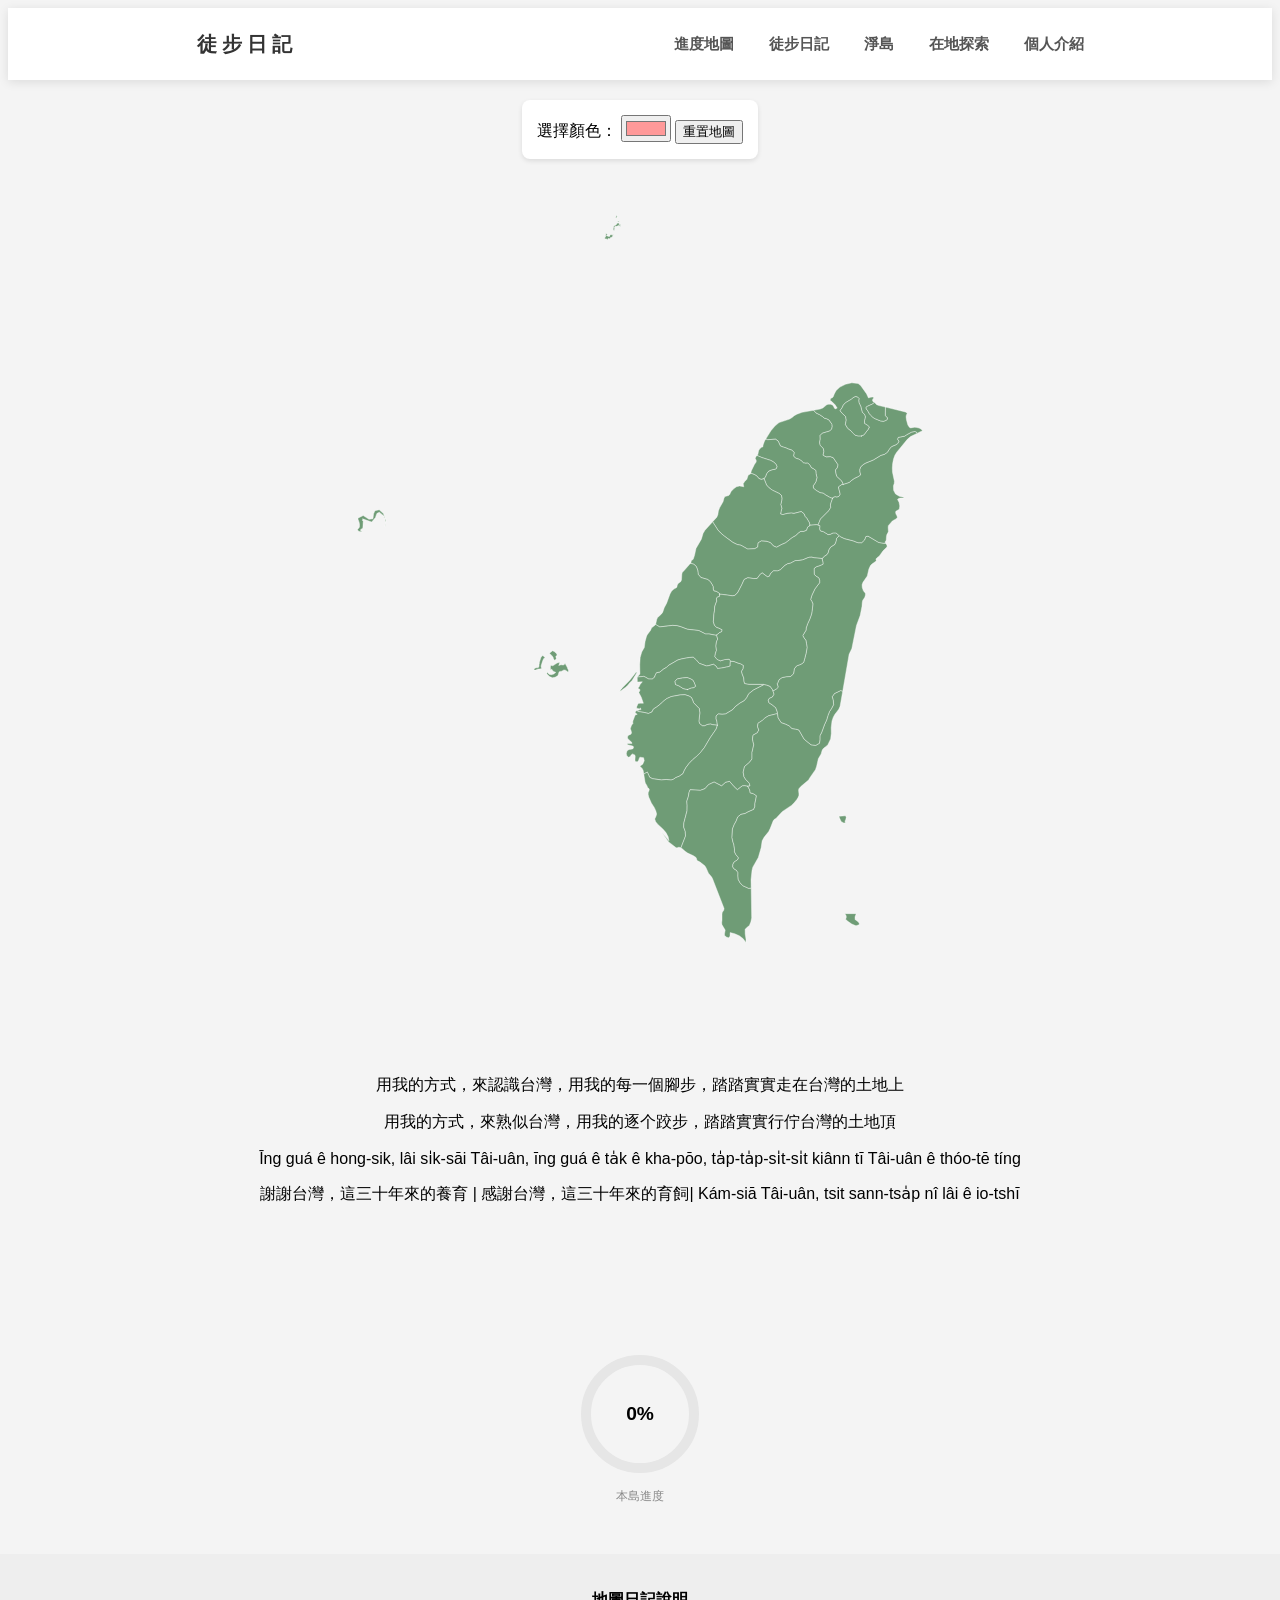
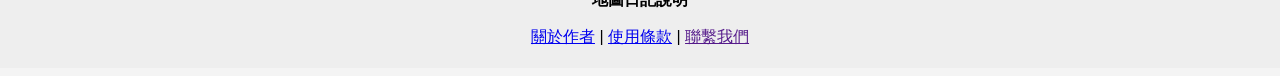
<file: index.html>
<!DOCTYPE html>
<html lang="zh-TW">
<head>
    <meta charset="UTF-8">
    <meta name="viewport" content="width=device-width, initial-scale=1.0">
    <title>我的地圖日記進度</title>
    <link rel="stylesheet" href="navbar.css">
    <style>
        body { font-family: sans-serif; display: flex; flex-direction: column; align-items: center; background-color: #f4f4f4; }
        .controls { margin: 20px; padding: 15px; background: white; border-radius: 8px; box-shadow: 0 2px 5px rgba(0,0,0,0.1); }
        svg { max-width: 100%; height: auto; cursor: pointer; }
        path { transition: fill 0.3s; }
        path:hover { opacity: 0.8; stroke-width: 2px; }
        h1 { color: #333; }
        
     
     .progress-container {
    position: relative;
    width: 120px;
    height: 120px;
    margin: 20px auto;
}


/* CSS 部分 */
.progress-container {
    position: relative;
    width: 120px;
    height: 150px; /* 留一點空間給下方文字 */
    margin: 20px auto;
    text-align: center;
}
.progress-bg { stroke: #e6e6e6; }
.progress-bar {
    stroke: #4caf50;
    stroke-linecap: round;
    transition: stroke-dashoffset 0.5s ease;
    transform: rotate(-90deg);
    transform-origin: center;
}
.progress-text {
    position: absolute;
    top: 40%; /* 稍微往上偏一點點避開下方標籤 */
    left: 50%;
    transform: translate(-50%, -50%);
    font-size: 1.2em;
    font-weight: bold;
}

</style>

</head>

<body>
<nav class="navbar">
    <div class="nav-logo">徒步日記</div>
    <ul class="nav-links">
        <li><a href="index.html">進度地圖</a></li>
        <li><a href="walking2.html">徒步日記</a></li>
        <li><a href="clean.html">淨島</a></li>
        <li><a href="map.html">在地探索</a></li> 
        <li><a href="about.html">個人介紹</a></li>
    </ul>
</nav>

    
    <div class="controls">
        <label for="colorPicker">選擇顏色：</label>
        <input type="color" id="colorPicker" value="#ff9999">
        <button onclick="clearProgress()">重置地圖</button>
    </div>

   <div  style="width: 800px;">
    <svg baseprofile="tiny" fill="#6f9c76" height="1000" stroke="#ffffff" stroke-linecap="round" stroke-linejoin="round" stroke-width=".5" version="1.2" viewbox="0 0 1000 1000" width="1000" xmlns="http://www.w3.org/2000/svg">
 <g id="features">
  <path d="M181.2 423.5l0 0.1-1.1-0.4-0.3-0.4 0.2-0.4 0.4-0.8-1.3-0.9-0.2-0.3-0.1-0.1-2.5-1.9-1.8-1.9-2.7 1-1.3 1.6 0.2 0.7-0.1 0.6-0.3 0.2-0.3-0.1-0.4 2.4-5 5.9-11.4-4.1 0.2 1-0.2 1-0.3 0.1 1.1 1.1-0.4 8.2-3.3 2.6 2.5 2.7-1.4-0.6-1.9-0.2-1.7-0.7-0.9-1.5 0.3-0.6 1.6-1.9 0.5-1 0.1-1.4 0-1.8-0.6-3.1-1.2-3-0.2-1.6 1.1-0.6 5.5-2.7 7.2 4.7 5-0.6 0.8-6.3 1.7-3.9 5.3-1.1 5.2 4.7 2 5.3z m0.2 10.5l0.3-2.1 0.3 0-0.2 1.7-0.4 0.4z m0.9-5l-1-3 0.1-0.7 0.3-0.4 0.8 2.4-0.2 1.7z" id="TWKIN" name="Kinmen">
  </path>
  <path d="M471.2 47.6l0.1 0.6-0.3 0-0.7 0.1-0.5 0.1-0.1-0.9 0.3-0.4 0.1-0.1-0.1-0.3-0.1 0-0.1-0.1 0.4-0.5 0.2-0.1 0.4-0.2 0.2-0.3 0.6 1.3-0.6 0.7 0.2 0.1z m-12.4 22.5l-0.1-0.3-0.2 0.5 0.2 0.7 0.3 0.3 0.3 0.1 0.4 0.1 0.3 0 0.5 0.1 0.3 0.2 0.1 0.5 0.2-0.3 0.6-0.1 0.4-0.3 0.3-0.2 0-0.5 0.1-0.5 0.6-0.7 0.1 0 0.2-0.1 0.6 0.1 0.5 0 0.3 0.1 0.1 0 0.5 0 0.7 0.1 0.8-0.5 0 0.3-0.3 0.3-0.2 0.4-0.3 0-0.2 0.2-0.2 0.4 0 0.5-0.1 0.3 0 0.1-0.3 0.4-0.3 0.5-0.1 0.1-0.3 0.2-0.2-0.4-0.2 0-0.7 0.1-0.2 0.3-0.4 0.6-1 1-0.2 0-0.4-0.3-0.7-0.1-0.6 0.1-0.2 1.2-0.2 0.1-0.7 0.1-0.1-0.3-0.4-0.5-0.2-0.2-0.5 0.1-0.6 0.1-0.9-0.3-0.3-1 0.3-0.6 0.4-0.3 0.4-0.4 0.3-0.7-0.7-0.5 0.4-0.5 0.4 0 0.2 0 0.1-0.5-0.5-0.8 0-0.8 0.3-0.4 0.4 0 0.3 0.4 0.3 0.1 0.1 0 0.1 0 0.5 0.3-0.3 0.9-0.1 0.2z m12.6-10.9l-0.4 0-0.6 0-1.1-0.3-0.4 0.7-0.4 0.1-0.2 0.2-0.3 0.4 0 0.7 0.2 0.7 0 0.6-0.2 0.9 0.1 0.4 0.3 0.1 0.1 0.3-0.5 0.2-0.9-0.2-0.5 0.2 0-1 0.1-1.5 0.3-1.4 0.3-0.5-0.2-0.4 0-0.6 0.1-0.2 1.1-0.1 0.5-0.6 0.5-0.2 0.6-0.3 1-0.9 0.3-1 0.5-0.3 0.6-0.1 0.4-0.3 0.6 0.1 0.1 0.5 0.3 0.4 0.1 0 0.3 0 0 0.9 0 0.9 0.7-0.7 0.2 0 0.6 0 0.1 0.1 0 0.3 0 0.9-0.7 0.2 0.1 0.5 0.3 0.2 0 0.3 0 0.7-0.5-0.7-0.2-0.7-0.5-0.7-0.7 0-0.5 0-0.3 0.2-0.4 0.3-0.5 0.1-0.4 0.6z m2.1-5.6l-0.4 0.2-0.3 0-0.7 0 0.1-0.7 0.7-0.2 0.1-0.4 0.7-0.1 0.7-0.2-0.9 1.4z" id="TWLIE" name="Matsu Islands">
  </path>
  <path d="M409.7 611.6l0.9 2.9-0.4 2.2-1.4-1.4-1.9-1.3-2-0.4-2.8 1.6-2.1 0.3-1 0.5-0.5 1.1-0.8 2.9-0.5 0.9-3.4 2-3.4 0.5-3.5-1.4-3.5-3.5 0.9-1.8 1.9 2.3 2.9 0.6 3.1-0.8 2.6-2.1-1.8-0.7-1.4-0.8-1.1-1.2-1-1.6-0.4 0.7 0 0.2-0.2 0.2-0.7 0.4-0.2-2.9 0.2-2.9 1.3 0 1.5 0.4 5.3-3.4 3.4-1.1-0.9 3.2-0.4 0.9 2.9-0.9 2.2 0.3 1.6-0.2 1.2-1.9 3.4 6.2z m-35.8-6.2l2.3-7.5 2.3-2.2 3 2.6-1.8 1.1-1.2 2.6-2 6.1-0.1 1.6 0.5 1.4-0.2 1-2.2 0.3-1.6 0.1-1.1 0.2-0.9 0.4-0.9 0.8-2.7 0 0.5-1.5 0.9-0.9 1.3-0.5 1.8-0.1 1.6-0.6 0.4-1.5 0.1-3.4z m18.1-5l-0.6-2.5-1.5-2.1-3.1-3.1 4-3 2.4 1.3 2.3 2 1 2.1-1.8 1.7 0.7 2.5-1 1.7-1.6 0.5-0.8-1.1z" id="TWPEN" name="Penghu">
  </path>
  <path d="M657.2 325.1l6.4-10.3 5-5.9 5.2-4.4 13.2-4.4 3.1-1.9 2.7-2.4 3.3-1.8 6.4-2.3 14.5-2.6 3 3.3 4.6 2.2 3.4 2.2 2.3 2.1 2.9 0.7 3.1 1.6 3.7 5.4 0.3 2.9-0.7 3-2.4 2.5-9.4 2.8-2.7 2.9 0.2 4.5-0.8 4.1 0.8 3.7 3.8 3.7 0.8 3.7-1 4.8 3.7 2.1 5.3-0.3 3.7 1.4 6 8.9-1 3.8-2.3 2.7 0.6 3.7 1 4.1 6.4 6 1.8 4-2.2 0.6-3.9 2.8 2.3 9-1.6 2.7-2.5 1-2.3-0.5-2.9 1.1-0.3 1.1-3.5-1.5-5.2-3-2.9-2.1-4-0.7-4.5-2.6-3.7-2.9-0.4-3.1 3.3-4.7 1.4-5.6-1.2-5.2-0.2-3.6-2.5-1.9-3.1-1.6-1.9-3.3-2.4-2.5-2.8 0.2-2.8-0.5-2.2-2.2-3-2.2-4.8-1.5-2.4-2.7 0.8-4.2-2.6-3-4.9-1.6-3-1.4-3.1-0.9-3.6-1.4-2.9-6.3-3.3-2.2-9.8 0.7-2.3-0.8z" id="TWTAO" name="Taoyuan">
  </path>
  <path d="M657.2 325.1l2.3 0.8 9.8-0.7 3.3 2.2 2.9 6.3 3.6 1.4 3.1 0.9 3 1.4 4.9 1.6 2.6 3-0.8 4.2 2.4 2.7 4.8 1.5 3 2.2 2.2 2.2 2.8 0.5 2.8-0.2 2.4 2.5 1.9 3.3 3.1 1.6 2.5 1.9 0.2 3.6 1.2 5.2-1.4 5.6-3.3 4.7 0.4 3.1 3.7 2.9 4.5 2.6 4 0.7 2.9 2.1 5.2 3 3.5 1.5-1.7 4.7-1 3.4 0.4 3.2-2.7 4.2-10.1 10.2-3.1 7.5-2-0.5-7.7 0.7-0.5 0.4-0.5-3.5-3.3-5.6-2.3-2.4-1-3.1-3.6-2.9-9.1 2.3-3.4-0.4-4.9 0.4-5.5 1.5-3-0.7 0.7-3.7 0.9-3.3-0.7-2.9-0.7-2.1 0.7-2.3 0.5-2.4 0.3-2.8-0.6-3.8-2.7-2.4-8.8-4.2-4.3-3.2-2.8-3.2-3.2-8 1.8-2.2 1.6-4.1 2.5-3.1 4.2-1.7 3.7-0.6 1.7-1 0.7-2.7-1.3-2.6-2.8-2.8-3.9-2-10.9-3.5-6-2.6 0.1-0.1 1.1-1.6 0.4-2.7 0.6-2.1 1.5-2.1 1.9-1.6 1.8-0.6-0.1-0.9 0.5-2.1 1.6-4.4 1.5-2.3z" id="TWHSQ" name="Hsinchu">
  </path>
  <path d="M646.3 345.6l6 2.6 10.9 3.5 3.9 2 2.8 2.8 1.3 2.6-0.7 2.7-1.7 1-3.7 0.6-4.2 1.7-2.5 3.1-1.6 4.1-1.8 2.2-0.2 0.2-3.3 0.8-3.1-1.3-2-2.7-3-1.9-5-1.9 0.8-3 4-8.2 1.6-2.1 0.5-1.2 0-1.2-0.5-1.3-0.8-1.6 1.1-2.2 1.2-1.3z" id="TWHSZ" name="Hsinchu City">
  </path>
  <path d="M655 374.5l3.2 8 2.8 3.2 4.3 3.2 8.8 4.2 2.7 2.4 0.6 3.8-0.3 2.8-0.5 2.4-0.7 2.3 0.7 2.1 0.7 2.9-0.9 3.3-0.7 3.7 3 0.7 5.5-1.5 4.9-0.4 3.4 0.4 9.1-2.3 3.6 2.9 1 3.1 2.3 2.4 3.3 5.6 0.5 3.5-2.7 1.9-1.3 4-3.5 1.5-3.9-0.1-3 2.2-3.3 3.1-4.2 2.4-8.4 6.6-4.9 2-6.4 3.5-3.9-1.6-3.6-4-4.4-1.7-7.1-0.6-4 2.4-0.6 5.3-3.7 2-8.8 0.5-8.4-4.8-4.7-0.9-5.3-2.6-10.9-8-4.5-3.9-3.4-3.6-6.6-10.3 5.2-5.8 1.3-2.9 0.7-4.8 1.5-4 4.3-7.5 1.2-4.5 1.1-2 4.8-1.4 1.4-1.5 0.8-1.9 1-1.8 3-3.2 3.4-2.4 4-1.1 5.2 1-0.7-3.9 1.9-2.7 2.7-2.7 1.3-4.2 0.6-1.3 2.6-1.3 0.3-0.9 5 1.9 3 1.9 2 2.7 3.1 1.3 3.3-0.8 0.2-0.2z" id="TWMIA" name="Miaoli">
  </path>
  <path d="M712.3 433.2l0.5-0.4 7.7-0.7 2 0.5 2.6 0.8-0.5 4 1.1 2.6 3.5 0.8 3.2 1.9 2.7 1.8 2.8-0.4 3.4-1.7 3.6 0 4.2 3.4-3.4 3.5-0.3 3-1.7 4.5-5.4 3.4-2.2 3.6-0.9 3.7-2.2 2.7-2.5 1.3-0.9 1.4-2 1.5-9.6-0.9-3.4-0.8-3.4 0.2-8 3.2-4.5 0.7-4.4 0.2-6.4 3.3-3.2 0.6-3.6 2.1-5.7 5.5-3.6 1.4-4.8-0.1-3.4 2.8-1.9 3.9-2.5 0.7-6.4-4.8-2.2 1.4-4.2 5.5-4.3 0.2-7.3-1.1-4.6 2.2-2.7 6.1-5.4 10.4-3.6 3.4-3 0.5-13-1.8-3-0.1-0.1-1-3.9-2.6-3.1-0.5-0.9-2.5 0-2.8-1.4-2.9-2.3-3.6-3.2-2.6-8.5-2.5-3.3-3.9-0.7-5.5-1.9-4.6-2.9-2.5-4.2-1.3 0.5-0.6 0.5-2.4 2.4-1.9 1.6-4.7 1.9-8.8 6.7-11.7 2.1-7.1 2.4-4 9.6-10.6 6.6 10.3 3.4 3.6 4.5 3.9 10.9 8 5.3 2.6 4.7 0.9 8.4 4.8 8.8-0.5 3.7-2 0.6-5.3 4-2.4 7.1 0.6 4.4 1.7 3.6 4 3.9 1.6 6.4-3.5 4.9-2 8.4-6.6 4.2-2.4 3.3-3.1 3-2.2 3.9 0.1 3.5-1.5 1.3-4 2.7-1.9z" id="TWTXG" name="Taichung City">
  </path>
  <path d="M563.1 480.3l4.2 1.3 2.9 2.5 1.9 4.6 0.7 5.5 3.3 3.9 8.5 2.5 3.2 2.6 2.3 3.6 1.4 2.9 0 2.8 0.9 2.5 3.1 0.5 3.9 2.6 0.1 1 0 2.6-3.1 1.1-0.9 2.1 0.4 2.9-1.4 3.3-1.2 3.9-0.1 4.1-0.8 4.7-0.7 9.7 1.5 4.5 2.6 2.4 2.8 1 4.1 2.1-0.7 2.5-2.8 1.1-1.8 1.7-1.7 1.1-0.7 0.5-8.7-1.7-4.2 0.1-8.7-4.4-14.2-1.6-8.4-3.2-4.8-1.3-5.4-0.3-15.9 1.9-5.5-3.2 0.6-1 1.1-5.1 0.9-2.1 5.1-4.9 1.5-2.1 1.9-5.6 3-5.6 4.2-11.6 1.9-3.3 2.2-2.2 1.8-1.2 1.5-0.8 1.2-1 0.4-2.2 0.9-2 3.7-2.9 0.8-2.2 0.4-7.2 0.7-2 1.9-1.9 8.2-9.5z" id="TWCHA" name="Changhua">
  </path>
  <path d="M519.2 556.7l5.5 3.2 15.9-1.9 5.4 0.3 4.8 1.3 8.4 3.2 14.2 1.6 8.7 4.4 4.2-0.1 8.7 1.7 0.7-0.5 1.4 5.2-1.5 3.4-0.7 5.2 0.7 5.5-1.3 3.7-0.7 4.2 2.8 3.4 4.2 1.8 4.9-1.5 6-0.6 1.9 2.5-0.4 0-0.3 3.6 0 2.5-2.8 0.9-8.4 1.7-4.6 0.5-1.7-2.9-3.4-2.4-6 1.7-2.7 0.4-9.1-3.3-3.6-4.2-3.8-3.4-4.9 0.3-9.1 1.7-5.2 1.4-11.8 6.8-2.7 2.7-3.2 1.7-5 4.1-3.9 0.6-1.4 2.2-1.3 3.5-2.8 2.3-4.4-0.1-6-3.3-7.6 0.8-0.1 0.1-0.7 0 3.4-3.7-0.2-11.8 0.5-8.9 2-7 3.2-5.6 0.9-7.2 1.7-6.3 0.9-2.2 4.4-5.8 0.7-2 0.6-1.1 4-3.1 0.6-1.2z" id="TWYUN" name="Yunlin">
  </path>
  <path d="M496.5 622.6l0.7 0 0.1-0.1 7.6-0.8 6 3.3 4.4 0.1 2.8-2.3 1.3-3.5 1.4-2.2 3.9-0.6 5-4.1 3.2-1.7 2.7-2.7 11.8-6.8 5.2-1.4 9.1-1.7 4.9-0.3 3.8 3.4 3.6 4.2 9.1 3.3 2.7-0.4 6-1.7 3.4 2.4 1.7 2.9 4.6-0.5 8.4-1.7 2.8-0.9 0-2.5 0.3-3.6 0.4 0 4.4 0.5 4.8 1.9 3 0.8 3.7 2.1-0.3 3.8-2.1 3.7 0.9 3.4 1.9 4.7 0.3 4.2 0.8 2.8 5.5 1 18.4 0.1 0.6 0.2-13.3 6.8-6.1 4.8-2.5 4.9-3.1 3.7-5.5 3.1-5.8 4.4-3.2 3.8-8.9 5.3-4.2 0.4-4.9-0.5-2.6 2.6-0.1 3.5 1 3.3 0.7 4.8-6-0.7-2.7-0.8-3.6 0.5-3.8 1.7-2.7 0-3.3-2.5-1.1-3.3 1.2-10.3-0.7-5.4-7.1-7.3-1.3-3.6-1.5-3.1-2.9-1.7-5.1-1.7-6.1 0.3-11 2.1-5.6 2.5-4.4 3.3-3.4 3.4-4.8 3.7-4.1 2.6-1.8 3.6-4.5 2-5.3-1.3-6.3-1-3.8-1.4 2.8-0.2 2.3-1 1 0.3-0.6-2.3-1.6 1.2-1.3-0.4-1.8-0.1 0-2.3 1.8-4.1 2.6-0.2 3.9 0-2.6-7.5-3.1-5.8 1.4-2.6 0-1.4-2.2-1.1 0.3-1.2 1.3-1.5 0.6-1.9 3-3.8-6.2 0.4-0.2-6.3z m62.7 15.5l4.9-2 3.2-0.4 2.2-1.6-1.9-4.9-1.7-2.9-3-1.6-4-1.5-5.7 0.5-6.7 1.2-2.7 2.9 0.6 4.1 4.4 1.7 5.1 3.3 5.3 1.2z m-82.1-1.3l10.1-10.2 7.6-9.7 1.8-0.5-6.5 10.5-3.2 3.2-2.1 2.6-2.7 2.7-2.2 1.5-3.2 2.6-2.2 1.2 2.6-3.9z" id="TWCYQ" name="Chiayi">
  </path>
  <path d="M495.1 664.4l3.8 1.4 6.3 1 5.3 1.3 4.5-2 1.8-3.6 4.1-2.6 4.8-3.7 3.4-3.4 4.4-3.3 5.6-2.5 11-2.1 6.1-0.3 5.1 1.7 2.9 1.7 1.5 3.1 1.3 3.6 7.1 7.3 0.7 5.4-1.2 10.3 1.1 3.3 3.3 2.5 2.7 0 3.8-1.7 3.6-0.5 2.7 0.8 6 0.7-1.6 4.8-7.5 10.9-7.2 12.2-4.7 6-5.4 5.3-4.6 3.9-4.5 4.6-3.8 5.1-2.1 3.7-1.7 4-4.6 3.2-4.6 1.9-2.6 1.8-3 1.1-6.1-0.7-5.9 0.6-11.3-1.6-3.5-1.8-2.8-6.2-0.1-0.3-4.5 2.6-0.7-4.5-1.3-2.6-2.8-2.8 3.5-2.5 1.9-4.3-0.8-3.8-4.6-0.7-0.8 1.4-0.8 2.4-1.3 1.9-2.4-0.1-0.9-1.6 0.3-5-0.5-1.8-3-1.3-1.6 1.5-1.4 2.1-1.9 0.5-2.1-1.8-0.6-2.5 0.5-2.4 0.9-1.7 2.1-1.1 2.7-0.4 2.2-0.7 0.7-2.2-1-1.1-6.7-1.7 0-1.4 5.6 0-0.5-1.9-3.1-2.7-2-2.3 0.5-2.9 1.8-1 1.9-0.7 1-1.8-0.6-2.8-1-2.3 0.7-2.2 1-2.6 1.6-1.9-0.3-1.7 0.3-1.6 2.4-6.5 1.2-1.2 1.8-0.5-2.7-1.8 1.2-2.9z" id="TWTNN" name="Tainan City">
  </path>
  <path d="M596.8 682.8l-0.7-4.8-1-3.3 0.1-3.5 2.6-2.6 4.9 0.5 4.2-0.4 8.9-5.3 3.2-3.8 5.8-4.4 5.5-3.1 3.1-3.7 2.5-4.9 6.1-4.8 13.3-6.8 3.2 0.7 4.2 1.6 3 4.2 0.5 1.5 1.4 4.2-2.2 3.5-4 1.8-1 2.3 0.7 2.9 4 2.6 4.6 3.7 2 5.5 0.2 1.8-11.2 2.8-4.7 2.9-2.9 2.8-5.6 3.7-0.6 4.1 1.6 4.3-1.9 3.5-5.3 2.9-0.7 5 1.6 7.1-2.2 9.5 0 8.1-3.1 4.2-6.2 5.3-1.7 7 1 5.9 2.2 3.3 4.4 4.6 0.9 3.5-2.8 0.4-3.8-0.7-3.1 0.2-6.1 4.8-4.3-4-5.4-6.4-5.2 1.3-4.8 4.3-9.4-4.8-6.8 3.2-4.6 5.1-5.7 2.1-12.9-0.8-1.3 3.5-0.9 5.2-1.9 5.7 0.4 5-0.1 6.9-4 15.3-0.2 5.1 2 5.4 0.3 5.9-5.8 14.8-1.9-0.8-1.1 0-1.4 0.5-1.5 0.1-9.4-7.4-8.8-12.4 9.2 11.1-1-5.2-1.6-2.9-1.2-2.3-3.8-4.4-6.5-6-2.5-3.1-1.2-3.4 1.6-3.3 0.8-3-1.1-4.1-1.9-4.1-3.6-5.5-3.3-7.4-0.7-3.3 0-2.1 1.1-2.6 0.3-1.7-0.4-0.9-1-0.7-0.9-0.9-0.4-1.7-2.1-3.5-0.5-1.4-1.6-9.9 4.5-2.6 0.1 0.3 2.8 6.2 3.5 1.8 11.3 1.6 5.9-0.6 6.1 0.7 3-1.1 2.6-1.8 4.6-1.9 4.6-3.2 1.7-4 2.1-3.7 3.8-5.1 4.5-4.6 4.6-3.9 5.4-5.3 4.7-6 7.2-12.2 7.5-10.9 1.6-4.8z" id="TWKHH" name="Kaohsiung City">
  </path>
  <path d="M551.1 836.2l5.8-14.8-0.3-5.9-2-5.4 0.2-5.1 4-15.3 0.1-6.9-0.4-5 1.9-5.7 0.9-5.2 1.3-3.5 12.9 0.8 5.7-2.1 4.6-5.1 6.8-3.2 9.4 4.8 4.8-4.3 5.2-1.3 5.4 6.4 4.3 4 6.1-4.8 3.1-0.2 3.8 0.7 2.5 4.7 0.5 3.5 3.9 1 4 2.6-2 9.9-0.1 3.8-1.5 3.5-7 3-3.5 2-5.5 1.2-3.9 3.2-1.7 4.7-2.6 4.8-2.2 5.4-0.6 10.6 0.9 4.7 1.4 4.4 0.8 5.1 0 3.8 1.9 3.7 3.3 4-1.8 2.7-3.8 2.3-1.5 2.8-0.4 3.3 2 2.8 2.4 1.2 2.3 3.2-0.1 4.1 0.4 4.4 2.3 4.3 3.3 3.5 7.4 3.4 3.2-0.3 0.6 37.2-1.1 5.3-1.8 4.3-2.4 1.8-2.9 2.7 0.1 6 1 6.6-0.2 4.2-3.3-4.9-4.9-3.7-5.7-2.5-5.7-1.4-0.2 4.7-1.7 1.7-2.4-0.6-2.7-2.2-0.1-1.7 0.9-5-4-6.7-0.3-1.8 0-1.4 0.3-2.4 0-7.7 0.4-2.3 1.8-2.5 0.4-2.2-14.4-37.2-1.1-2.1-4-4.9-3.2-7.1-1.4-2.1-5.9-4.6-2.3-1.3-0.8-0.3-0.8-0.6-0.7-2.6-0.5-1-3.1-2.1-7.3-3.4-3.2-2.3-3.5-3-1.6-1-0.2-0.1z" id="TWPIF" name="Pingtung">
  </path>
  <path d="M634.7 759.1l2.8-0.4-0.9-3.5-4.4-4.6-2.2-3.3-1-5.9 1.7-7 6.2-5.3 3.1-4.2 0-8.1 2.2-9.5-1.6-7.1 0.7-5 5.3-2.9 1.9-3.5-1.6-4.3 0.6-4.1 5.6-3.7 2.9-2.8 4.7-2.9 11.2-2.8 0.8 5.3 3.7 5.9 5.6 2 4.4 2.1 3.6 3.4 4.5 0.7 4.1 1.1 6.6 11.5 8.5 7 5.9 0.8 4.7-2.7 0.6-4.4 0-4.9 2.2-4.3 3.5-9.6 2.6-5.5 1.8-6.1 1.9-4.8 2.5-3.7 2.6-5-0.4-4.9-1.3-5 2.8-3.9 7.8-3.8 2.5 0.8-3.3 19-1.6 3.5-5.1 6.8-1.9 3.5-1.5 4.4-1 8.3 0.1 7.3-0.8 6.9-3.5 7.2-1.5 1.6-3.4 2.5-1.5 1.6-0.8 1.6-1.2 4.2-3.5 6.1-2.1 9.4-1.5 4.2-7.4 10.7-0.9 2-10 8.4-2.4 2.8-0.4 1.9 0.5 4.5-0.1 2-0.9 2.3-1.6 2.6-3.4 4.3-3.4 3.2-11.6 7.8-7.8 8.5-1.9 1-1.5 2-3.8 9.7-1.8 3.6-5.8 7.3-2.4 4.3-1.3 8.8-3.5 12.1-6.9 12.1-1 4.1-1.2 11.6 0.2 10.5-3.2 0.3-7.4-3.4-3.3-3.5-2.3-4.3-0.4-4.4 0.1-4.1-2.3-3.2-2.4-1.2-2-2.8 0.4-3.3 1.5-2.8 3.8-2.3 1.8-2.7-3.3-4-1.9-3.7 0-3.8-0.8-5.1-1.4-4.4-0.9-4.7 0.6-10.6 2.2-5.4 2.6-4.8 1.7-4.7 3.9-3.2 5.5-1.2 3.5-2 7-3 1.5-3.5 0.1-3.8 2-9.9-4-2.6-3.9-1-0.5-3.5-2.5-4.7z m134.6 166.8l3.3 2.6 1.5 1.7-0.2 2-3.9 1.3-5.3-2.2-4.9-3.4-2.8-2.7 0.8-1.9 0-1.9-0.7-1.6-1.3-1.5 14.1 0 0 1.2-0.4 0.8-0.6 1.7-0.2 2.1 0.6 1.8z m-19.5-125.9l-1-3 0.4-0.4 7.3-0.6 0.8 0.5 0.5 1.4-0.6 2.8-0.6 1.2-0.3 1.2 0.3 1.1-0.1 0.8-0.5-0.1-1.3 0-0.6-0.2-0.3-0.4-1.9-0.7-2.1-3.6z" id="TWTTT" name="Taitung">
  </path>
  <path d="M727.6 474.4l2-1.5 0.9-1.4 2.5-1.3 2.2-2.7 0.9-3.7 2.2-3.6 5.4-3.4 1.7-4.5 0.3-3 3.4-3.5 1.8 1.5 4.7 2.2 10.8 2.8 6 2.3 4.7 0 3.5-3.3 1.7-4.3 2.7-0.6 13.4 7.9 8 1.3 0.8 0 0.5 0.5 0.6 1.1 0.5 1.1 0.2 0.7-1 1.7-4.2 4.1-4.6 6.3-3.3 2.7-1 1.4 0.5 1.5-0.6 1.1-4.9 3.6-1.8 1.8-2 4.3-2 8.8-5.4 7.8-1.1 3.2 0.2 3.4 1.3 3.8 1.1 1.6 0.9 0.7 0.6 1 0.1 2.3-0.8 2.7-2.7 4.1-0.5 2.5-0.3 4.6-2.3 11.7-4.6 12.4-5.8 28.8-3.4 7.1-8 46.2-2.5-0.8-7.8 3.8-2.8 3.9 1.3 5 0.4 4.9-2.6 5-2.5 3.7-1.9 4.8-1.8 6.1-2.6 5.5-3.5 9.6-2.2 4.3 0 4.9-0.6 4.4-4.7 2.7-5.9-0.8-8.5-7-6.6-11.5-4.1-1.1-4.5-0.7-3.6-3.4-4.4-2.1-5.6-2-3.7-5.9-0.8-5.3-0.2-1.8-2-5.5-4.6-3.7-4-2.6-0.7-2.9 1-2.3 4-1.8 2.2-3.5-1.4-4.2 4.3-2.5 2.2-2.1-1.2-4.4 1.1-1.9 1.1-3 3.7-2.7 5.4-1.2 5.3-0.2 3.8-3.4 1-6.2 2.8-3.7 5.5-2 3.3-2.3 1.1-3.6 2.3-9.1 0.9-6-0.7-5.2-0.8-3.9-2.3-2.9-1.5-2.9 4.1-6.8 0.1-2.7 1.8-5.1 2.8-6.1 2.2-6.3 1.1-7.2 0.5-5.4-1.3-3.2-1.5-2.4 1.7-5.5 3.7-7.7 5.8-7.6 0.1-2.7-1-3.3-3.8-2.4-2-2.2-0.2-7.2 2.7-2.1 4.7-1.6 3.8-1.7-0.2-2.6-1-4.5z" id="TWHUA" name="Hualien">
  </path>
  <path d="M740.7 399.4l0.3-1.1 2.9-1.1 2.3 0.5 2.5-1 1.6-2.7-2.3-9 3.9-2.8 2.2-0.6 4.2-1.2 3.5-1.3 2.7-2.4 3.6-2.5 4.8-2.3 2.8-2-0.3-1.4-0.7-2.3-0.1-3 1.4-3.6 3.4-2.9 2.7-1.6 9.4-3.8 9.7-5.9 4.5-1.3 3.6-2.6 2.3-3.7 2.3-2.9 2.7-1.4 2.5-0.9 3.3-2.1 1.2-2.8-1.8-2.5 1-2.2 8.1-1.6 2.6-1.8 6-3.2 4.3-0.9 2.4 1.4 0.6 0.8-8.6 4.3-4 3.4-13.5 16.4-2.1 3.5-1.7 4.8-1.1 5.6-0.4 5.5 0.2 5.3 2.4 11.2-0.2 2.9-1 2.8 0.2 5.8 2.4 4.5 4.7 2.9 5.5 1.1 0 1.2-2.3-0.2-2.2 0.2-1.9 0.6-1.3 1 1.9 3.6 0.9 4.7-0.6 4.1-4.3 2.4-0.3 1.8 0.6 2.1 1.2 2 0.4 2-1.8 1.7-4.5 2.6-5 5.8-0.2 2.3 0.3 5-0.8 2-1 1.6-0.6 2.3-0.3 4.6-0.4 1.2-0.7 0.9-0.4 1 0.7 1.2 0.2 0.2-0.8 0-8-1.3-13.4-7.9-2.7 0.6-1.7 4.3-3.5 3.3-4.7 0-6-2.3-10.8-2.8-4.7-2.2-1.8-1.5-4.2-3.4-3.6 0-3.4 1.7-2.8 0.4-2.7-1.8-3.2-1.9-3.5-0.8-1.1-2.6 0.5-4-2.6-0.8 3.1-7.5 10.1-10.2 2.7-4.2-0.4-3.2 1-3.4 1.7-4.7z" id="TWILA" name="Yilan">
  </path>
  <path d="M754.1 381.6l-1.8-4-6.4-6-1-4.1-0.6-3.7 2.3-2.7 1-3.8-6-8.9-3.7-1.4-5.3 0.3-3.7-2.1 1-4.8-0.8-3.7-3.8-3.7-0.8-3.7 0.8-4.1-0.2-4.5 2.7-2.9 9.4-2.8 2.4-2.5 0.7-3-0.3-2.9-3.7-5.4-3.1-1.6-2.9-0.7-2.3-2.1-3.4-2.2-4.6-2.2-3-3.3 8.1-1.5 3.4-1.3 4.5-3.7 1.3-0.7 1.6-0.3 2.2 0 2.6 0.8 1.3 1.9 0.9 2 1.1 1.1 2.5-1-2.6-4.1-4.2-4.2-2.2-1.4 0.7-1.9 1.3-1.1 1.3-0.7 0.6-0.6 1.5-3.8 2.3-4.2 4.7-4.3 7-3.5 7.9-1.8 7.8 0.9 3.2 2.5 7.3 10.1 2.5 5.4 0.9-0.3 1.9-0.6 2.3-0.2 1.5 0.4-0.1 0.7-0.7 0.9-0.7 1.3 0 1.5 0.8 0.9 1.6 1.2-3.1 2.1-5.2 2.3-2.3 1.5 0.4 2.1 2.1 2.7 1.2 2.5 2.1 2.5 2.6 2.5 2.2 1.6 7.6 3.1 3.7 0.5 2.9-1.1 1.8-1.3 0.3-1.8-2.7-2.8-0.1-2.2 0.2-8.6 24.9 6.1 2.4 1.5-1.2 2.6-0.3 2.1 0.5 3.8 1.7 6.2 1.9 3 1.6 0.7 5-0.8 2.6 0.3 3 0.8 2.7 1.3 1.5 1.9-6.3 3.1-0.6-0.8-2.4-1.4-4.3 0.9-6 3.2-2.6 1.8-8.1 1.6-1 2.2 1.8 2.5-1.2 2.8-3.3 2.1-2.5 0.9-2.7 1.4-2.3 2.9-2.3 3.7-3.6 2.6-4.5 1.3-9.7 5.9-9.4 3.8-2.7 1.6-3.4 2.9-1.4 3.6 0.1 3 0.7 2.3 0.3 1.4-2.8 2-4.8 2.3-3.6 2.5-2.7 2.4-3.5 1.3-4.2 1.2z m22.7-60.5l3-1.2 5.5-7 1.4-3-2.7-2.3-3.3-1.9-0.1-3.6 1.1-4.8-1.1-3.2-2.8-2.5-1.8-7.2-1.2-2.6-1.1-2.4-0.3-2.4 0.4-2.6-1.5-1.6-2.8-0.9-2.9 1.4-2.1 1.8-7.8 4.7-2.6 2.9-1.5 3.3-1.3 1.7-1.2 2.1 2.7 3.1 4.2 4 0.8 4.5-1.1 5.3 2.9 4.9 4.1 3.2 2.8 3.2 2.6 2.3 3.5 0.8 4.2 0z" id="TWNWT" name="New Taipei City">
  </path>
  <path d="M806.8 285.1l-0.2 8.6 0.1 2.2 2.7 2.8-0.3 1.8-1.8 1.3-2.9 1.1-3.7-0.5-7.6-3.1-2.2-1.6-2.6-2.5-2.1-2.5-1.2-2.5-2.1-2.7-0.4-2.1 2.3-1.5 5.2-2.3 3.1-2.1 1.1 0.7 0.5 0.8 1.2 1.1 2.8 1.1 8.1 1.9z" id="TWKEE" name="Keelung City">
  </path>
  <path d="M599.5 519.1l3 0.1 13 1.8 3-0.5 3.6-3.4 5.4-10.4 2.7-6.1 4.6-2.2 7.3 1.1 4.3-0.2 4.2-5.5 2.2-1.4 6.4 4.8 2.5-0.7 1.9-3.9 3.4-2.8 4.8 0.1 3.6-1.4 5.7-5.5 3.6-2.1 3.2-0.6 6.4-3.3 4.4-0.2 4.5-0.7 8-3.2 3.4-0.2 3.4 0.8 9.6 0.9 1 4.5 0.2 2.6-3.8 1.7-4.7 1.6-2.7 2.1 0.2 7.2 2 2.2 3.8 2.4 1 3.3-0.1 2.7-5.8 7.6-3.7 7.7-1.7 5.5 1.5 2.4 1.3 3.2-0.5 5.4-1.1 7.2-2.2 6.3-2.8 6.1-1.8 5.1-0.1 2.7-4.1 6.8 1.5 2.9 2.3 2.9 0.8 3.9 0.7 5.2-0.9 6-2.3 9.1-1.1 3.6-3.3 2.3-5.5 2-2.8 3.7-1 6.2-3.8 3.4-5.3 0.2-5.4 1.2-3.7 2.7-1.1 3-1.1 1.9 1.2 4.4-2.2 2.1-4.3 2.5-0.5-1.5-3-4.2-4.2-1.6-3.2-0.7-0.6-0.2-18.4-0.1-5.5-1-0.8-2.8-0.3-4.2-1.9-4.7-0.9-3.4 2.1-3.7 0.3-3.8-3.7-2.1-3-0.8-4.8-1.9-4.4-0.5-1.9-2.5-6 0.6-4.9 1.5-4.2-1.8-2.8-3.4 0.7-4.2 1.3-3.7-0.7-5.5 0.7-5.2 1.5-3.4-1.4-5.2 1.7-1.1 1.8-1.7 2.8-1.1 0.7-2.5-4.1-2.1-2.8-1-2.6-2.4-1.5-4.5 0.7-9.7 0.8-4.7 0.1-4.1 1.2-3.9 1.4-3.3-0.4-2.9 0.9-2.1 3.1-1.1 0-2.6z" id="TWNAN" name="Nantou">
  </path>
  <path d="M776.8 321.1l-4.2 0-3.5-0.8-2.6-2.3-2.8-3.2-4.1-3.2-2.9-4.9 1.1-5.3-0.8-4.5-4.2-4-2.7-3.1 1.2-2.1 1.3-1.7 1.5-3.3 2.6-2.9 7.8-4.7 2.1-1.8 2.9-1.4 2.8 0.9 1.5 1.6-0.4 2.6 0.3 2.4 1.1 2.4 1.2 2.6 1.8 7.2 2.8 2.5 1.1 3.2-1.1 4.8 0.1 3.6 3.3 1.9 2.7 2.3-1.4 3-5.5 7-3 1.2z" id="TWTPE" name="Taipei City">
  </path>
  <path d="M559.2 638.1l-5.3-1.2-5.1-3.3-4.4-1.7-0.6-4.1 2.7-2.9 6.7-1.2 5.7-0.5 4 1.5 3 1.6 1.7 2.9 1.9 4.9-2.2 1.6-3.2 0.4-4.9 2z" id="TWCYI" name="Chiayi City">
  </path>
 </g>
 <g id="points">
  <circle class="22.123479637643072|118.46584311825282" cx="182.2" cy="909.8" id="0">
  </circle>
  <circle class="23.874448427495835|120.32875816495206" cx="535.3" cy="549.3" id="1">
  </circle>
  <circle class="26.06315941481179|121.81909020231146" cx="817.8" cy="91.7" id="2">
  </circle>
 </g>
 <g id="label_points">
  <circle class="Kinmen" cx="153.8" cy="422.9" id="TWKIN">
  </circle>
  <circle class="Matsu Islands" cx="472.2" cy="56.8" id="TWLIE">
  </circle>
  <circle class="Penghu" cx="396" cy="612.1" id="TWPEN">
  </circle>
  <circle class="Taoyuan" cx="703.6" cy="320.4" id="TWTAO">
  </circle>
  <circle class="Hsinchu" cx="693.7" cy="378.3" id="TWHSQ">
  </circle>
  <circle class="Hsinchu City" cx="652.4" cy="360.1" id="TWHSZ">
  </circle>
  <circle class="Miaoli" cx="640.8" cy="418.8" id="TWMIA">
  </circle>
  <circle class="Taichung City" cx="604.9" cy="482.7" id="TWTXG">
  </circle>
  <circle class="Changhua" cx="565" cy="532.6" id="TWCHA">
  </circle>
  <circle class="Yunlin" cx="542.6" cy="581.1" id="TWYUN">
  </circle>
  <circle class="Chiayi" cx="598.2" cy="640.2" id="TWCYQ">
  </circle>
  <circle class="Tainan City" cx="536.2" cy="699.7" id="TWTNN">
  </circle>
  <circle class="Kaohsiung City" cx="605.1" cy="724.8" id="TWKHH">
  </circle>
  <circle class="Pingtung" cx="585.7" cy="821.9" id="TWPIF">
  </circle>
  <circle class="Taitung" cx="675.1" cy="732.1" id="TWTTT">
  </circle>
  <circle class="Hualien" cx="739" cy="565" id="TWHUA">
  </circle>
  <circle class="Yilan" cx="783.8" cy="406.8" id="TWILA">
  </circle>
  <circle class="New Taipei City" cx="763.3" cy="342.8" id="TWNWT">
  </circle>
  <circle class="Keelung City" cx="796.7" cy="291.6" id="TWKEE">
  </circle>
  <circle class="Nantou" cx="658.6" cy="552" id="TWNAN">
  </circle>
  <circle class="Taipei City" cx="768.5" cy="297.9" id="TWTPE">
  </circle>
  <circle class="Chiayi City" cx="556.7" cy="630.5" id="TWCYI">
  </circle>
 </g>
</svg>
</div>

<div style="margin-top: 2cm;margin-bottom: 3cm; text-align: center;">
<p>用我的方式，來認識台灣，用我的每一個腳步，踏踏實實走在台灣的土地上</p>
<p>用我的方式，來熟似台灣，用我的逐个跤步，踏踏實實行佇台灣的土地頂</p>
<p>Īng guá ê hong-sik, lâi si̍k-sāi Tâi-uân, īng guá ê ta̍k ê kha-pōo, ta̍p-ta̍p-si̍t-si̍t kiânn tī Tâi-uân ê thóo-tē tíng</p>
<p>謝謝台灣，這三十年來的養育 | 感謝台灣，這三十年來的育飼| Kám-siā Tâi-uân, tsit sann-tsa̍p nî lâi ê io-tshī</p>

</div>

<div class="progress-container">
    <svg width="120" height="120" viewBox="0 0 120 120">
        <circle class="progress-bg" cx="60" cy="60" r="54" stroke-width="10" fill="transparent" />
        <circle class="progress-bar" cx="60" cy="60" r="54" stroke-width="10" fill="transparent" />
    </svg>
    <div class="progress-text">0%</div>
    <div style="font-size: 12px; color: #888; margin-top: 10px;">本島進度</div>
</div>


<footer style="text-align: center; padding: 20px; background-color: #eee; margin-top: 30px; width: 100%;">
    <div class="footer-content">
        <p><b>地圖日記說明</b></p>
        
        <div class="links">
            <a href="#">關於作者</a> | 
            <a href="#">使用條款</a> | 
            <a href="">聯繫我們</a>
        </div>
    </div>
</footer>

<script>
    // 1. 初始化基本參數
    const colorPicker = document.getElementById('colorPicker');
    const storageKey = 'diaryMapProgress';
    
    // 同時抓取 path 和 circle，確保基隆、台北等圓點縣市也能被點擊
    const mapElements = document.querySelectorAll('#features path, #features circle');

    // 本島 ID 清單 (嚴格對應你 HTML 裡的 ID)
    const mainIslandIds = [
        "TWKEE", "TWTPE", "TWNWT", "TWTAO", "TWHSQ", "TWHSZ", "TWMIA", 
        "TWTXG", "TWCHA", "TWNAN", "TWYUN", "TWCYQ", "TWCYI", "TWTNN", 
        "TWKHH", "TWPIF", "TWTTT", "TWHUA", "TWILA"
    ];

    // 進度條參數
    const radius = 54;
    const circumference = 2 * Math.PI * radius;
    const progressBar = document.querySelector('.progress-bar');
    const progressText = document.querySelector('.progress-text');

    if (progressBar) {
        progressBar.style.strokeDasharray = `${circumference} ${circumference}`;
    }

    // 2. 更新進度條函數
    function updateProgress() {
        const savedData = JSON.parse(localStorage.getItem(storageKey)) || {};
        // 篩選出「已儲存且屬於本島」的縣市
        const filledMainIslandCount = Object.keys(savedData).filter(id => 
            mainIslandIds.includes(id)
        ).length;
        
        const percentage = Math.round((filledMainIslandCount / mainIslandIds.length) * 100);
        
        if (progressText) progressText.innerText = `${percentage}%`;
        if (progressBar) {
            const offset = circumference - (percentage / 100) * circumference;
            progressBar.style.strokeDashoffset = offset;
        }
    }

    // 3. 載入存檔
    function loadProgress() {
        const savedData = JSON.parse(localStorage.getItem(storageKey)) || {};
        mapElements.forEach(el => {
            const id = el.getAttribute('id');
            if (savedData[id]) {
                el.style.fill = savedData[id];
            }
        });
        updateProgress();
    }

    // 4. 設定點擊事件
    mapElements.forEach(el => {
        el.addEventListener('click', function() {
            const selectedColor = colorPicker.value;
            const id = this.getAttribute('id');
            
            // 執行上色
            this.style.fill = selectedColor;

            // 存入 LocalStorage
            const savedData = JSON.parse(localStorage.getItem(storageKey)) || {};
            savedData[id] = selectedColor;
            localStorage.setItem(storageKey, JSON.stringify(savedData));

            // 立即更新進度
            updateProgress();
        });
    });

    // 5. 重置按鈕
    function clearProgress() {
        if (confirm('確定要清除所有上色進度嗎？')) {
            localStorage.removeItem(storageKey);
            mapElements.forEach(el => {
                el.style.fill = '#6f9c76'; // 回復原始綠色
            });
            updateProgress();
        }
    }

    // 執行初始化
    loadProgress();
</script>

</body>
</html>
</file>
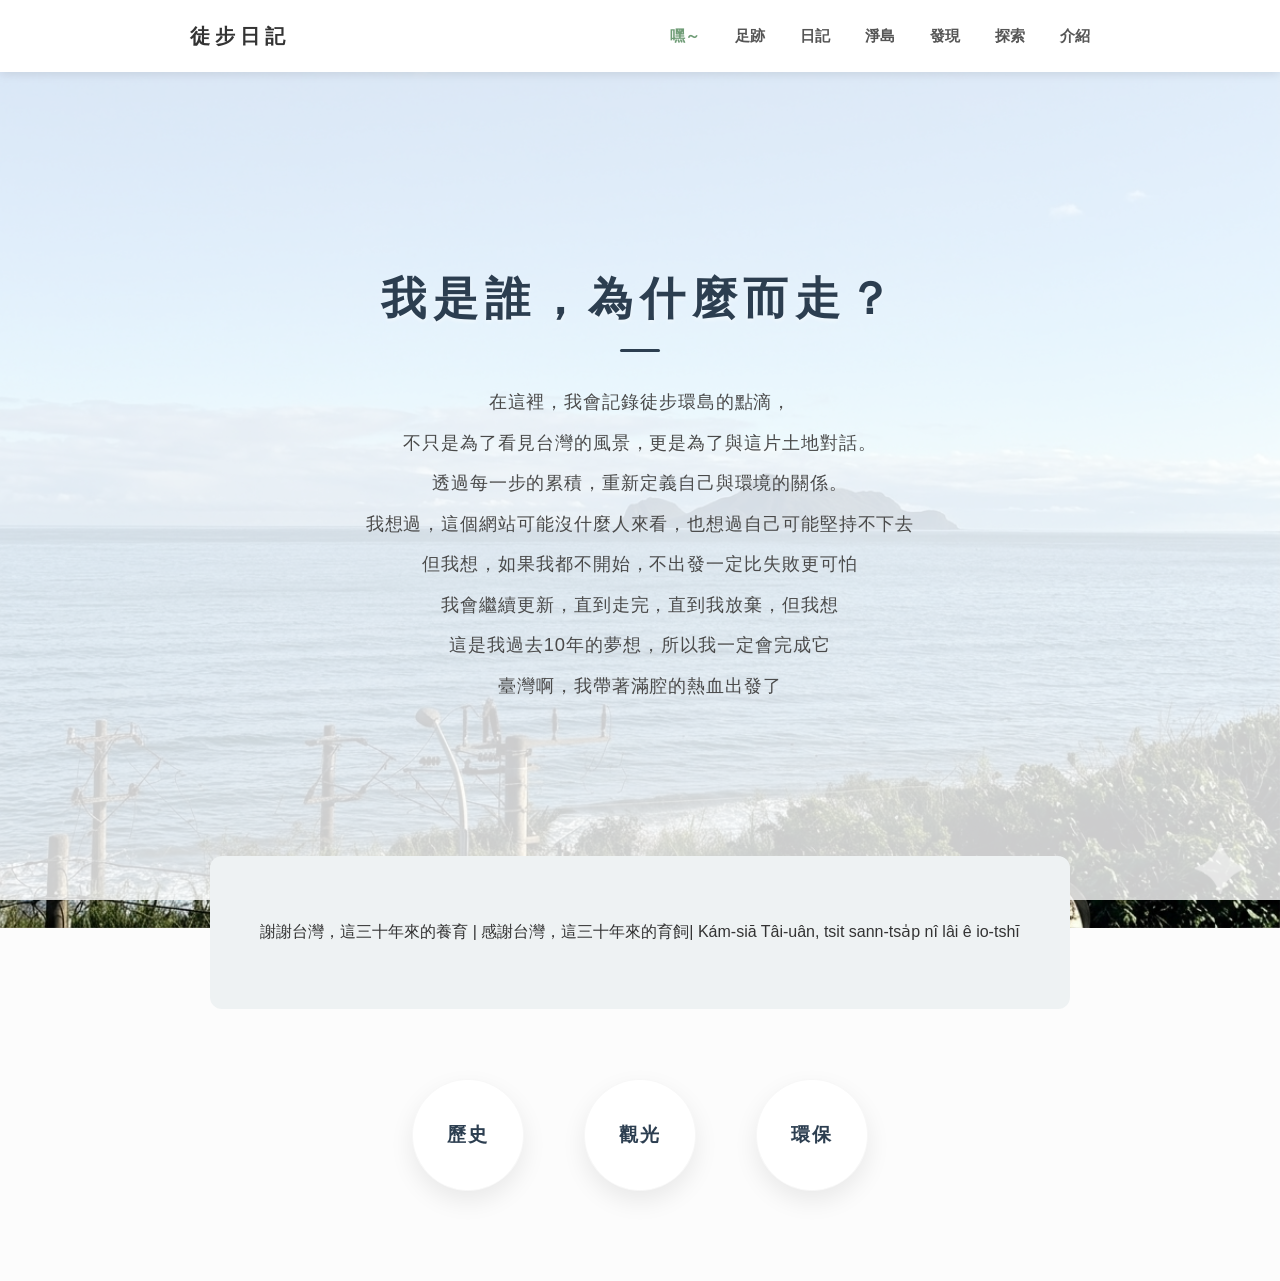
<file: html/index.html>
<!DOCTYPE html>
<html lang="zh-Hant">
<head>
    <meta charset="UTF-8">
    <meta name="viewport" content="width=device-width, initial-scale=1.0">
    <title>嘿～歡迎來到我的網站</title>
    <link rel="stylesheet" href="../css/navbar.css">
    <link rel="stylesheet" href="../css/index.css">
</head>
<body class="fullscreen-bg"> <nav class="navbar">
        <div class="nav-logo">徒步日記</div>
        <ul class="nav-links">
            <li><a href="index.html" class="active">嘿～</a></li>
            <li><a href="map.html">足跡</a></li>
            <li><a href="diary.html">日記</a></li>
            <li><a href="clean.html">淨島</a></li>
            <li><a href="blog.html">發現</a></li>
            <li><a href="discovery.html">探索</a></li> 
            <li><a href="about.html">介紹</a></li>
        </ul>
    </nav>

    <main class="container">
        <section class="hero-text-section">
            <h2>我是誰，為什麼而走？</h2>
            <p>在這裡，我會記錄徒步環島的點滴，</p>
            <p>不只是為了看見台灣的風景，更是為了與這片土地對話。</p>    
            <p>透過每一步的累積，重新定義自己與環境的關係。</p>
            <p>我想過，這個網站可能沒什麼人來看，也想過自己可能堅持不下去</p>
            <p>但我想，如果我都不開始，不出發一定比失敗更可怕</p>
            
            <p>我會繼續更新，直到走完，直到我放棄，但我想</p>
            <p>這是我過去10年的夢想，所以我一定會完成它</p>
            <p>臺灣啊，我帶著滿腔的熱血出發了</p>
        </section>

        <section class="slogan-section">
            <p>謝謝台灣，這三十年來的養育 | 感謝台灣，這三十年來的育飼| Kám-siā Tâi-uân, tsit sann-tsa̍p nî lâi ê io-tshī</p>
            
        </section>

        <section class="core-display">
            <div class="display-circle">
                <span class="circle-content">歷史</span>
            </div>
            <div class="display-circle">
                <span class="circle-content">觀光</span>
            </div>
            <div class="display-circle">
                <span class="circle-content">環保</span>
            </div>
        </section>
    </main>
</body>
</html>
</file>
<file: navbar.css>
/* --- 全站 Navbar 統一設定 --- */
.navbar {
    display: flex !important;
    justify-content: space-around !important;
    align-items: center !important;
    min-height: 8vh !important;
    background-color: #ffffff !important;
    box-shadow: 0 2px 10px rgba(0,0,0,0.1) !important;
    width: 100% !important;
    position: sticky !important;
    top: 0 !important;
    z-index: 9999 !important;
}

.nav-logo {
    color: #333 !important;
    text-transform: uppercase;
    letter-spacing: 5px;
    font-size: 20px;
    font-weight: bold;
}

.nav-links {
    display: flex !important;
    list-style: none !important;
    gap: 35px !important; /* 增加間距，更像個人介紹版 */
    margin: 0 !important;
    padding: 0 !important;
}

/* --- 徹底消除超連結藍色與底線 --- */
.nav-links a, 
.nav-links a:link, 
.nav-links a:visited, 
.nav-links a:active {
    text-decoration: none !important; /* 強制移除底線 */
    color: #555555 !important;       /* 使用柔和的深灰色 */
    font-weight: bold !important;
    font-size: 15px !important;
    background: none !important;
    border: none !important;
    padding: 0 !important;
    transition: color 0.3s ease;
}

/* 滑鼠移上去變綠色 */
.nav-links a:hover,
.nav-links a.active {
    color: #6f9c76 !important;
    text-decoration: none !important;
}
/* 針對手機端的簡易調整 */
@media screen and (max-width: 768px) {
    .nav-links {
        width: 60%;
    }
}
</file>
<file: css/navbar.css>
/* --- 全站 Navbar 統一設定 --- */
.navbar {
    display: flex !important;
    justify-content: space-around !important;
    align-items: center !important;
    min-height: 8vh !important;
    background-color: #ffffff !important;
    box-shadow: 0 2px 10px rgba(0,0,0,0.1) !important;
    width: 100% !important;
    position: sticky !important;
    top: 0 !important;
    z-index: 9999 !important;
}

.nav-logo {
    color: #333 !important;
    text-transform: uppercase;
    letter-spacing: 5px;
    font-size: 20px;
    font-weight: bold;
}

.nav-links {
    display: flex !important;
    list-style: none !important;
    gap: 35px !important; /* 增加間距，更像個人介紹版 */
    margin: 0 !important;
    padding: 0 !important;
}

/* --- 徹底消除超連結藍色與底線 --- */
.nav-links a, 
.nav-links a:link, 
.nav-links a:visited, 
.nav-links a:active {
    text-decoration: none !important; /* 強制移除底線 */
    color: #555555 !important;       /* 使用柔和的深灰色 */
    font-weight: bold !important;
    font-size: 15px !important;
    background: none !important;
    border: none !important;
    padding: 0 !important;
    transition: color 0.3s ease;
}

/* 滑鼠移上去變綠色 */
.nav-links a:hover,
.nav-links a.active {
    color: #6f9c76 !important;
    text-decoration: none !important;
}
/* 針對手機端的簡易調整 */
@media screen and (max-width: 768px) {
    .nav-links {
        width: 60%;
    }
}
/* --- 導覽列高亮效果 --- */
.nav-links a:hover {
    color: #6f9c76 !important; /* 懸停時轉為主題綠 */
    transition: 0.3s;
}

/* 當前頁面標示 */
.nav-links a.active {
    color: #6f9c76 !important;
    border-bottom: 2px solid #6f9c76;
    padding-bottom: 5px;
}

/* 針對移動裝置的微調 */
@media screen and (max-width: 768px) {
    .navbar {
        flex-direction: column;
        padding: 10px 0;
    }
    .nav-links {
        gap: 15px !important;
        margin-top: 10px !important;
    }
    .nav-links a {
        font-size: 14px !important;
    }
}
</file>
<file: css/index.css>
/* 基本重置 */
body {
    margin: 0;
    font-family: "PingFang TC", "Microsoft JhengHei", sans-serif;
    color: #333;
    background-color: #fcfcfc;
    min-height: 100vh;
    display: flex;
    flex-direction: column;
}

/* 全螢幕背景與蒙版 (Overlay) */
.fullscreen-bg {
    position: relative;
    /* 關鍵：設定背景圖片填滿整個視窗 */
    background-image: url('../pic/island.png');
    background-size: cover; /* 圖片填滿並保持比例 */
    background-position: center center; /* 圖片置中 */
    background-repeat: no-repeat;
    background-attachment: fixed; /* 視差效果 (可選) */
}

/* 用偽元素創造一個浮在圖片上方、內容下方的蒙版層 */
.fullscreen-bg::before {
    content: "";
    position: fixed; /* 使用 fixed 確保蒙版在全螢幕範圍內 */
    top: 0;
    left: 0;
    width: 100%;
    height: 100%;
    /* 關鍵：使用半透明白色淡化背景照片，0.8 是透明度 */
    background-color: rgba(255, 255, 255, 0.8); 
    z-index: 0; /* 確保內容在蒙版上方 */
}

/* 內容容器 (浮在蒙版上方) */
.container {
    position: relative; /* 關鍵：設定為相對定位，浮在蒙版上 */
    z-index: 1; /* 確保內容在蒙版上方 */
    max-width: 1000px;
    margin: 80px auto 40px; /* 留出 navbar 的空間 */
    padding: 0 20px;
}

/* 文字區塊 */
/* 調整文字區塊容器 */
.hero-text-section {
    text-align: center;
    padding: 80px 20px; /* 增加上下間距 */
}

/* 強化標題樣式 */
.hero-text-section h2 {
    color: #2c3e50;
    font-size: 2.8rem; /* 放大標題 */
    font-weight: 700;
    margin-bottom: 30px;
    letter-spacing: 0.15em; /* 增加字距，提升質感 */
    text-shadow: 0 2px 4px rgba(255, 255, 255, 0.5); /* 微弱發光讓標題更立體 */
}

/* 優化段落樣式 */
.hero-text-section p {
    line-height: 2.2; /* 增加行高，閱讀更舒適 */
    color: #4a4a4a;
    font-size: 1.15rem;
    max-width: 600px; /* 限制寬度，避免文字拉得太長 */
    margin: 0 auto;
    letter-spacing: 0.05em;
}

/* (額外建議) 增加一個小裝飾：在標題下方加一條短線 */
.hero-text-section h2::after {
    content: "";
    display: block;
    width: 40px;
    height: 3px;
    background-color: #2c3e50;
    margin: 20px auto 0;
    border-radius: 2px;
}

/* 標語區 (保持原本樣式) */
.slogan-section {
    text-align: center;
    background-color: #eef2f3;
    padding: 50px;
    margin: 70px 0;
    border-radius: 12px;
}

.slogan {
    font-size: 1.2rem;
    color: #1a252f;
    margin: 0;
    font-weight: bold;
    letter-spacing: 1px;
}

/* 底部圓圈展示區 (保持原本樣式) */
.core-display {
    display: flex;
    justify-content: center;
    gap: 60px;
    margin-top: 50px;
    margin-bottom: 50px;
}

.display-circle {
    width: 110px;
    height: 110px;
    border-radius: 50%;
    background: #fff;
    display: flex;
    align-items: center;
    justify-content: center;
    box-shadow: 0 10px 25px rgba(0,0,0,0.08);
    border: 1px solid rgba(0,0,0,0.03);
    transition: transform 0.3s ease, box-shadow 0.3s ease;
}

.display-circle:hover {
    transform: translateY(-5px);
    box-shadow: 0 15px 35px rgba(0,0,0,0.12);
}

.circle-content {
    font-size: 1.2rem;
    color: #2c3e50;
    font-weight: bold;
    letter-spacing: 2px;
}

/* 響應式：手機版 */
@media (max-width: 768px) {
    .container {
        max-width: none;
        margin: 60px 0;
    }
    .hero-text-section h2 {
        font-size: 1.5rem;
    }
    .slogan {
        font-size: 1.2rem;
    }
    .core-display {
        gap: 20px;
    }
    .display-circle {
        width: 80px;
        height: 80px;
    }
    .circle-content {
        font-size: 1rem;
    }
}
</file>
